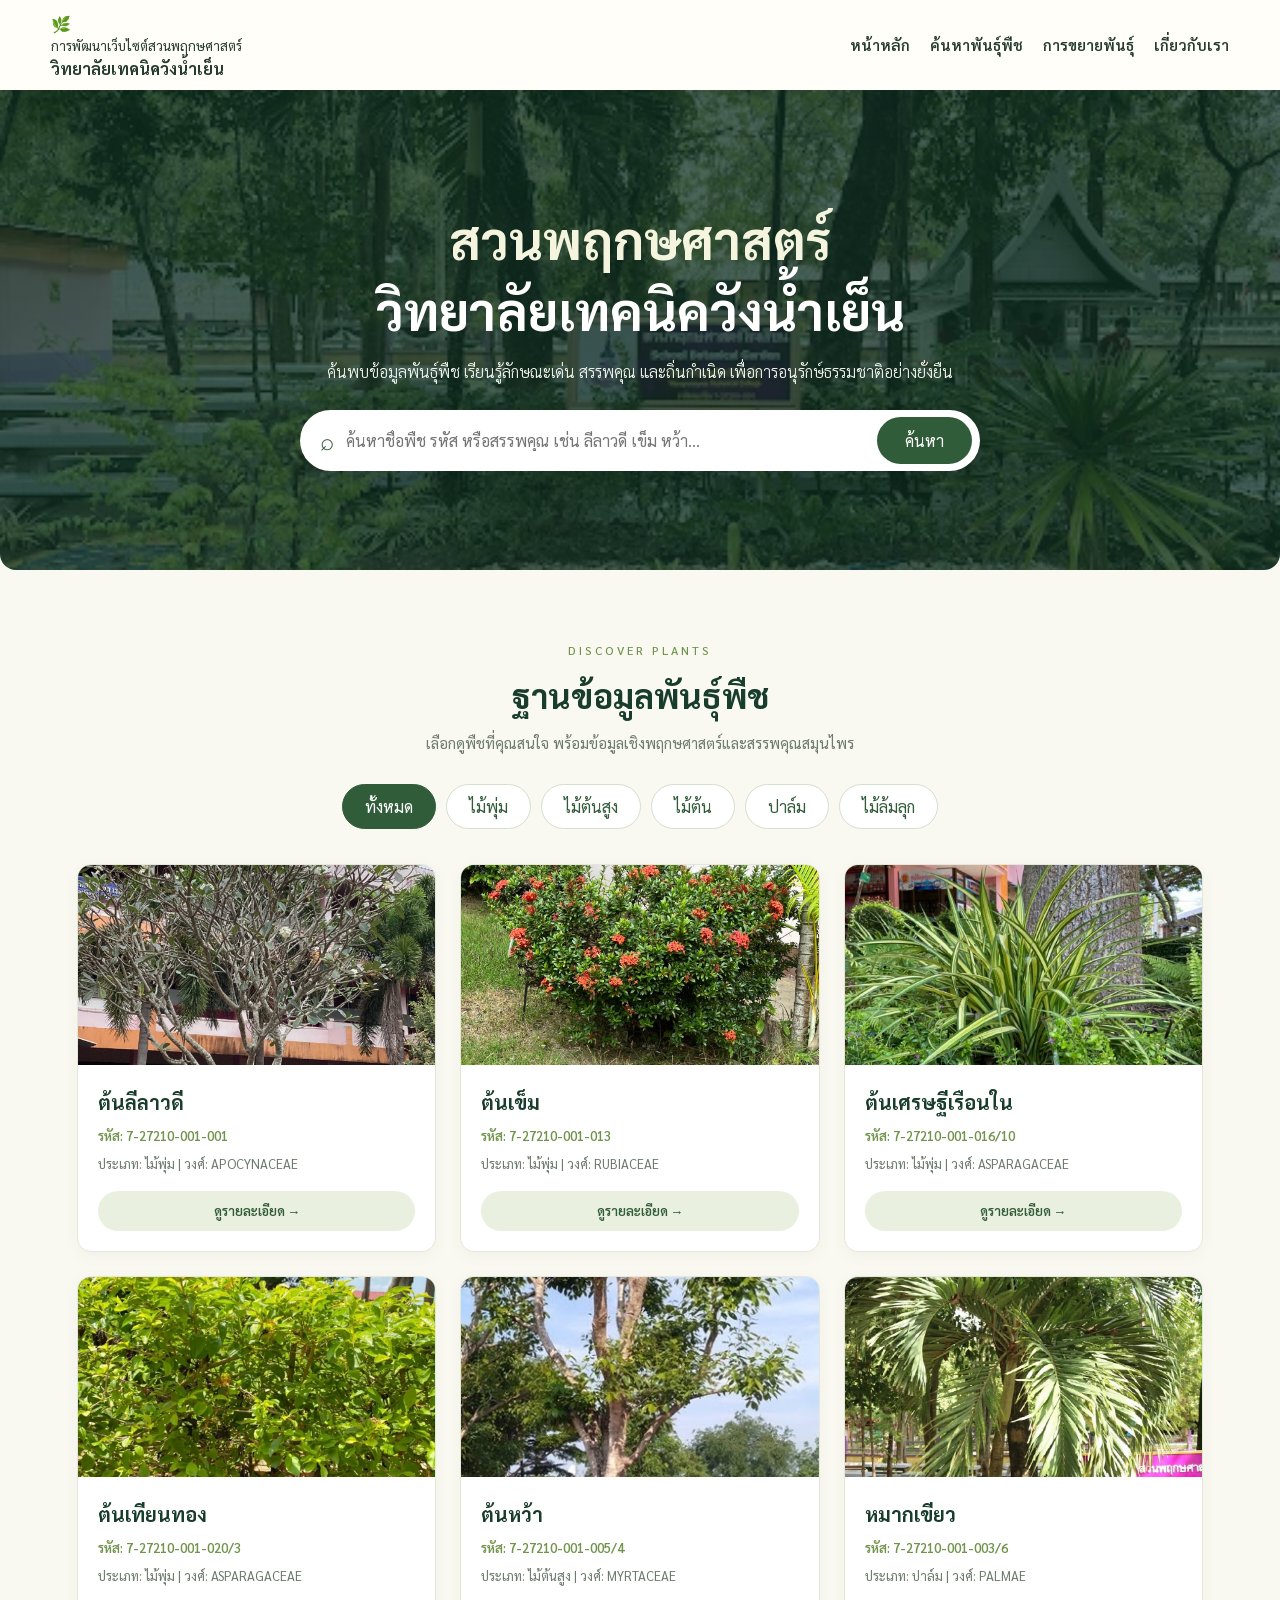
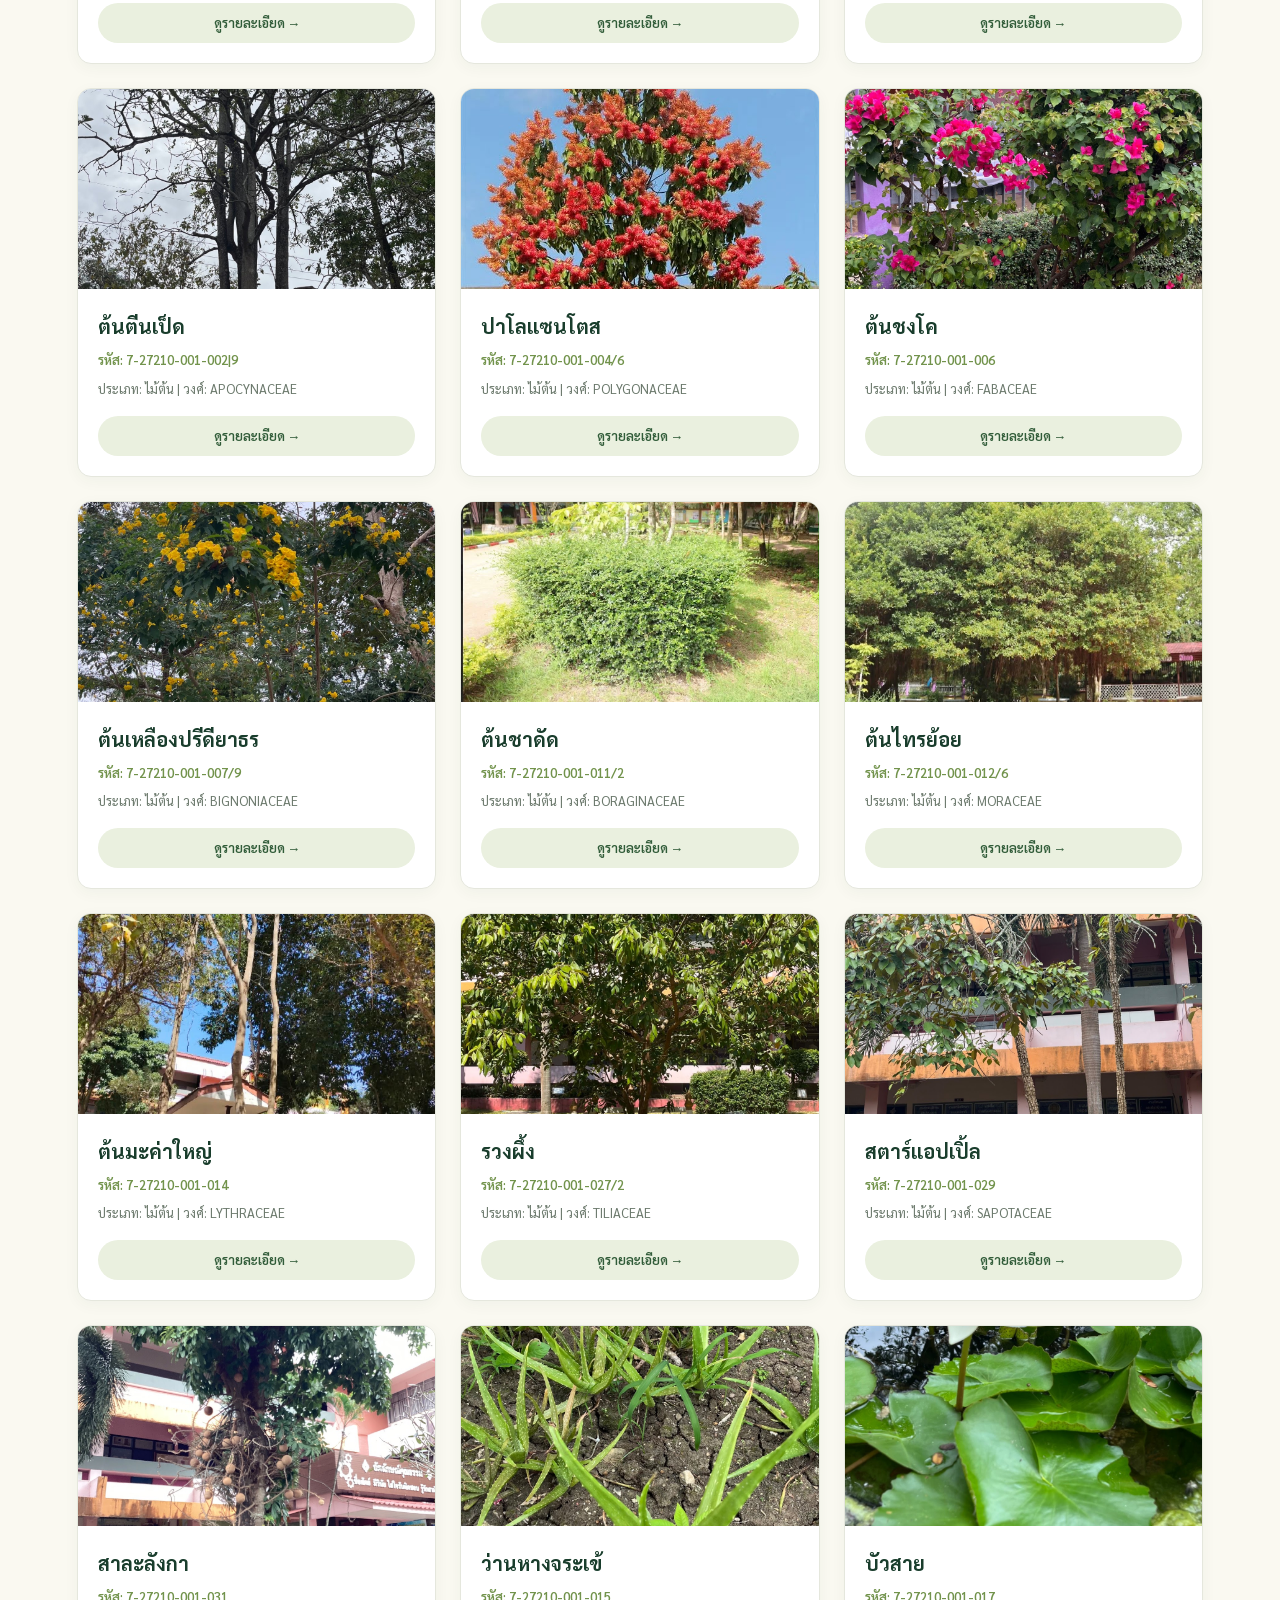
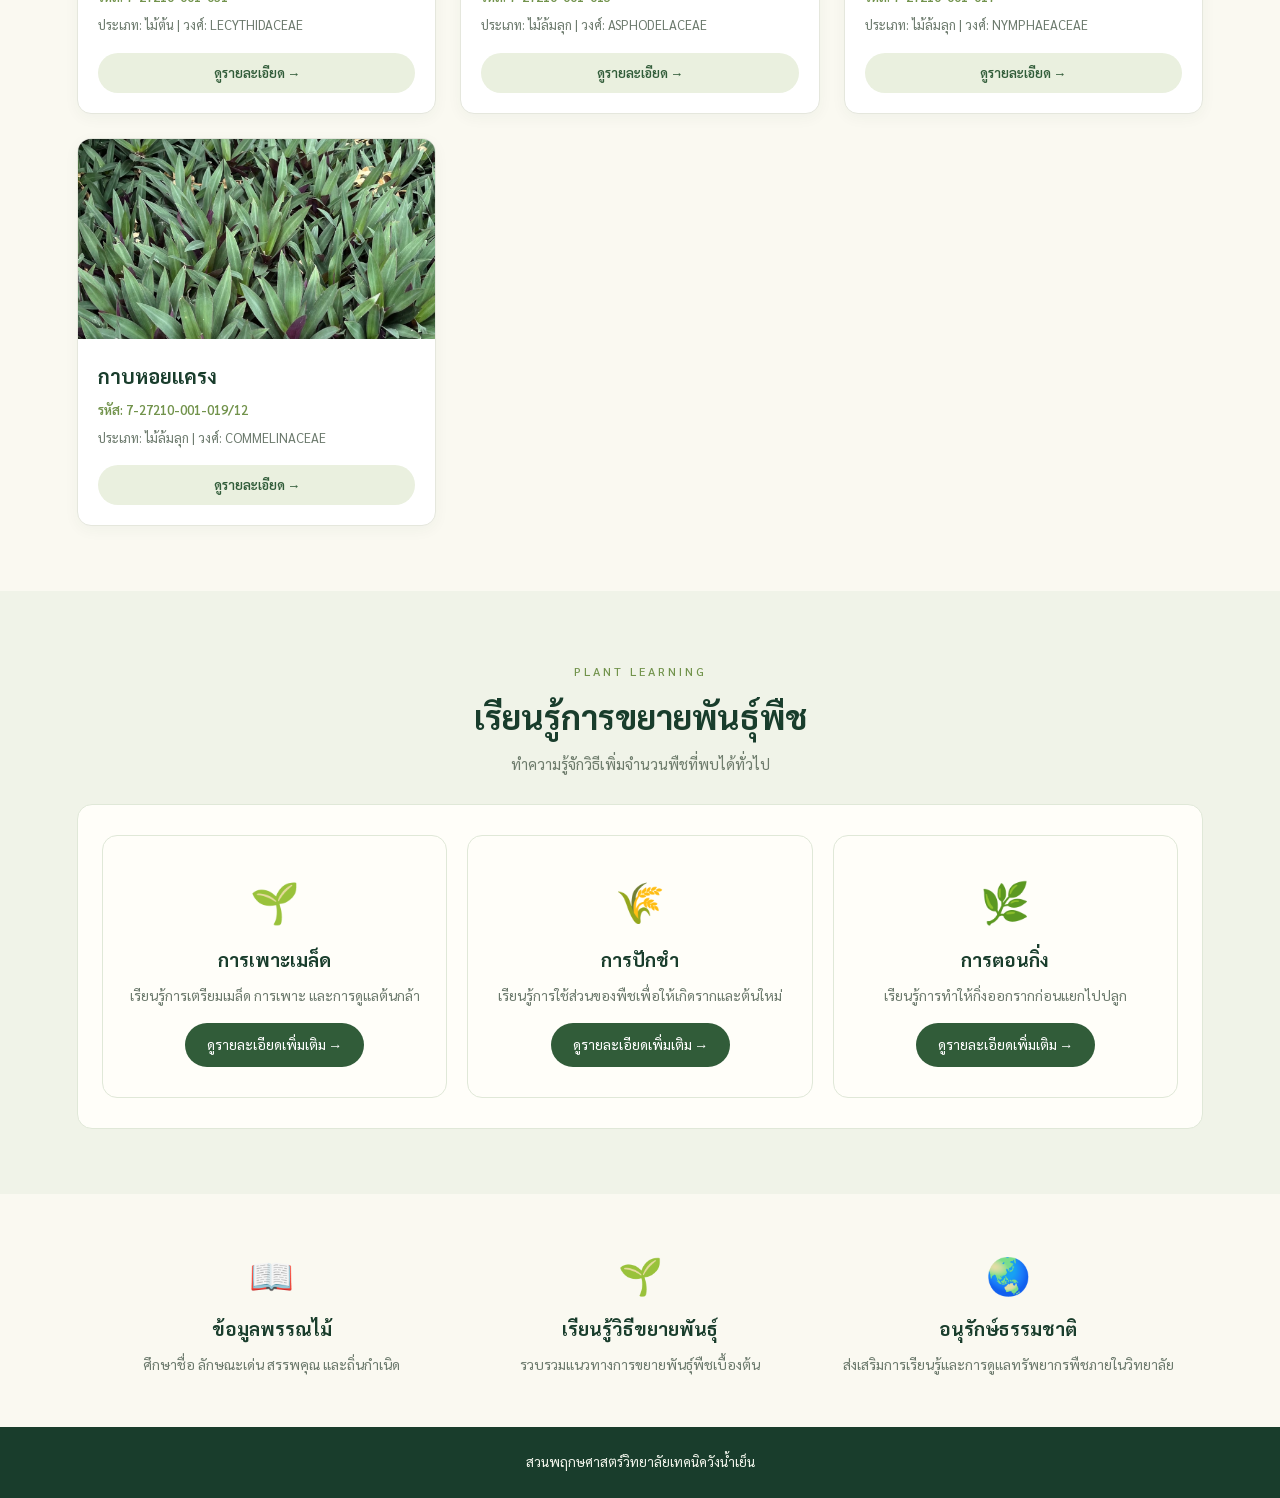
<file: index.html>
<!DOCTYPE html>
<html lang="th">
<head>
    <meta charset="UTF-8">
    <meta name="viewport" content="width=device-width, initial-scale=1.0">
    <title>ฐานข้อมูลพันธุ์พืช - สวนพฤกษศาสตร์ วิทยาลัยเทคนิควังน้ำเย็น</title>
    <link rel="stylesheet" href="style.css">
</head>
<body>

    <!-- แถบเมนูหลัก -->
    <header class="navbar">
        <a href="#home" class="logo">
            <span class="logo-icon">🌿</span>
            <span class="logo-text">
                <small>การพัฒนาเว็บไซต์สวนพฤกษศาสตร์</small>
                <strong>วิทยาลัยเทคนิควังน้ำเย็น</strong>
            </span>
        </a>
        <nav>
            <a href="#home">หน้าหลัก</a>
            <a href="#plants">ค้นหาพันธุ์พืช</a>
            <a href="#propagation">การขยายพันธุ์</a>
            <a href="#about">เกี่ยวกับเรา</a>
        </nav>
    </header>

    <!-- ส่วนภาพหน้าปก (กำหนดรูปภาพพื้นหลังผ่าน CSS) -->
    <section class="hero" id="home">
        <div class="hero-content">
            <h1>
                สวนพฤกษศาสตร์<br>
                <span>วิทยาลัยเทคนิควังน้ำเย็น</span>
            </h1>
            <p>
                ค้นพบข้อมูลพันธุ์พืช เรียนรู้ลักษณะเด่น สรรพคุณ และถิ่นกำเนิด 
                เพื่อการอนุรักษ์ธรรมชาติอย่างยั่งยืน
            </p>

            <form class="search-box" id="searchForm">
                <span class="search-icon">⌕</span>
                <input
                    type="search"
                    id="searchInput"
                    placeholder="ค้นหาชื่อพืช รหัส หรือสรรพคุณ เช่น ลีลาวดี เข็ม หว้า..."
                    aria-label="ค้นหาพันธุ์พืช"
                >
                <button type="submit">ค้นหา</button>
            </form>
        </div>
    </section>

    <!-- ฐานข้อมูลพืช -->
    <main>
        <section class="plant-section" id="plants">
            <div class="section-heading">
                <span class="section-label">DISCOVER PLANTS</span>
                <h2>ฐานข้อมูลพันธุ์พืช</h2>
                <p>เลือกดูพืชที่คุณสนใจ พร้อมข้อมูลเชิงพฤกษศาสตร์และสรรพคุณสมุนไพร</p>
            </div>

            <!-- ปุ่มกรองประเภทพืช -->
            <div class="filter-buttons">
                <button class="filter-btn active" data-category="ทั้งหมด">ทั้งหมด</button>
                <button class="filter-btn" data-category="ไม้พุ่ม">ไม้พุ่ม</button>
                <button class="filter-btn" data-category="ไม้ต้นสูง">ไม้ต้นสูง</button>
                <button class="filter-btn" data-category="ไม้ต้น">ไม้ต้น</button>
                <button class="filter-btn" data-category="ปาล์ม">ปาล์ม</button>
                <button class="filter-btn" data-category="ไม้ล้มลุก">ไม้ล้มลุก</button>
            </div>

            <!-- แสดงรายการพืชด้วย JavaScript -->
            <div class="plant-grid" id="plantGrid"></div>

            <p class="no-results" id="noResults" hidden>
                ไม่พบพันธุ์พืชที่ค้นหา ลองค้นหาด้วยคำอื่น
            </p>
        </section>

        <!-- การขยายพันธุ์ -->
        <section class="propagation-section" id="propagation">
            <div class="section-heading">
                <span class="section-label">PLANT LEARNING</span>
                <h2>เรียนรู้การขยายพันธุ์พืช</h2>
                <p>ทำความรู้จักวิธีเพิ่มจำนวนพืชที่พบได้ทั่วไป</p>
            </div>

            <article class="method-card">
    <div class="method-grid">
    <article class="method-card">
        <div class="method-icon">🌱</div>
        <h3>การเพาะเมล็ด</h3>
        <p>เรียนรู้การเตรียมเมล็ด การเพาะ และการดูแลต้นกล้า</p>
        <button type="button" class="method-detail-btn" data-method="seed">ดูรายละเอียดเพิ่มเติม →</button>
    </article>

    <article class="method-card">
        <div class="method-icon">🌾</div>
        <h3>การปักชำ</h3>
        <p>เรียนรู้การใช้ส่วนของพืชเพื่อให้เกิดรากและต้นใหม่</p>
        <button type="button" class="method-detail-btn" data-method="cutting">ดูรายละเอียดเพิ่มเติม →</button>
    </article>

    <article class="method-card">
        <div class="method-icon">🌿</div>
        <h3>การตอนกิ่ง</h3>
        <p>เรียนรู้การทำให้กิ่งออกรากก่อนแยกไปปลูก</p>
        <button type="button" class="method-detail-btn" data-method="grafting">ดูรายละเอียดเพิ่มเติม →</button>
    </article>
</div>
        </section>

        <!-- จุดเด่นของเว็บไซต์ -->
        <section class="features" id="about">
            <article>
                <span class="feature-icon">📖</span>
                <h3>ข้อมูลพรรณไม้</h3>
                <p>ศึกษาชื่อ ลักษณะเด่น สรรพคุณ และถิ่นกำเนิด</p>
            </article>
            <article>
                <span class="feature-icon">🌱</span>
                <h3>เรียนรู้วิธีขยายพันธุ์</h3>
                <p>รวบรวมแนวทางการขยายพันธุ์พืชเบื้องต้น</p>
            </article>
            <article>
                <span class="feature-icon">🌏</span>
                <h3>อนุรักษ์ธรรมชาติ</h3>
                <p>ส่งเสริมการเรียนรู้และการดูแลทรัพยากรพืชภายในวิทยาลัย</p>
            </article>
        </section>
    </main>

    <footer>
        <p> สวนพฤกษศาสตร์วิทยาลัยเทคนิควังน้ำเย็น</p>
    </footer>

    <!-- หน้าต่างแสดงรายละเอียดพืช -->
    <dialog id="plantDialog" class="plant-dialog">
        <button id="closeDialog" class="close-btn" aria-label="ปิด">✕</button>
        <div id="plantDetails"></div>
    </dialog>

    <script src="script.js"></script>
</body>
</html>
</file>
<file: style.css>
@import url('https://fonts.googleapis.com/css2?family=Sarabun:wght@300;400;500;600;700;800&display=swap');

:root {
    --green: #315c39;
    --dark-green: #193d2c;
    --light-green: #eaf0df;
    --cream: #faf9f1;
    --text: #263c2e;
}

* {
    box-sizing: border-box;
    margin: 0;
    padding: 0;
}

html {
    scroll-behavior: smooth;
    scroll-padding-top: 90px;
}

body {
    font-family: 'Sarabun', sans-serif;
    color: var(--text);
    background: var(--cream);
    line-height: 1.7;
}

a {
    text-decoration: none;
    color: inherit;
}

button, input {
    font: inherit;
}

/* แถบเมนูหลัก */
.navbar {
    width: 100%;
    min-height: 90px;
    padding: 10px 4%;
    display: flex;
    flex-direction: row;
    align-items: center;
    justify-content: space-between;
    gap: 15px;
    background: #fffef8;
    position: sticky;
    top: 0;
    z-index: 100;
    box-shadow: 0 2px 12px #203d2810;
}

.logo-text {
    display: flex;
    flex-direction: column;
    align-items: flex-start;
    gap: 2px;
    line-height: 1.4;
}

.navbar nav {
    display: flex;
    flex-direction: row;
    align-items: center;
    justify-content: flex-end;
    gap: 20px;
    flex-wrap: nowrap;
    flex-shrink: 0;
    margin-left: auto;
}

.navbar nav a {
    display: inline-block;
    font-size: 15px;
    font-weight: 600;
    white-space: nowrap;
    color: #263c2e;
    transition: color 0.2s;
}

.navbar nav a:hover {
    color: #72934c;
}

/* ========================================== */
/* ตำแหน่งรูปภาพหน้าปก (Hero Section)           */
/* เปลี่ยนที่อยู่ไฟล์รูปภาพตรง url('...') ด้านล่างได้เลยครับ */
/* ========================================== */
.hero {
    min-height: 480px;
    display: grid;
    place-items: center;
    text-align: center;
    padding: 65px 20px;
    color: white;
    background: 
        linear-gradient(
            rgba(15, 48, 34, 0.75),
            rgba(15, 48, 34, 0.75)
        ),
        url("images/unnamed (1).webp") center / cover no-repeat, /* ใส่ไฟล์รูปหน้าปกที่นี่ */
        #24472d; /* สีสำรองกรณีไม่มีรูป */
    border-radius: 0 0 16px 16px;
    overflow: hidden;
}

.hero-content {
    max-width: 800px;
    width: 100%;
    text-align: center;
}

.tagline, .section-label {
    font-size: 12px;
    letter-spacing: 3px;
    font-weight: 500;
}

.tagline {
    color: #d3e7a9;
}

.hero h1 {
    font-size: clamp(32px, 5vw, 52px);
    line-height: 1.35;
    margin: 14px 0;
    color: #f5f5df;
}

.hero h1 span {
    color: #ffffff;
}

.hero p {
    max-width: 640px;
    margin: 0 auto 25px;
    color: #f2f6ee;
    font-weight: 300;
}

.search-box {
    background: white;
    border-radius: 50px;
    display: flex;
    align-items: center;
    gap: 12px;
    padding: 7px 8px 7px 20px;
    max-width: 680px;
    margin: 0 auto;
    box-shadow: 0 8px 30px #0002;
}

.search-icon {
    color: var(--green);
    font-size: 24px;
}

.search-box input {
    flex: 1;
    min-width: 0;
    border: none;
    outline: none;
    color: #263c2e;
    background: transparent;
}

.search-box button {
    border: none;
    border-radius: 40px;
    background: var(--green);
    color: white;
    padding: 10px 28px;
    cursor: pointer;
    transition: background 0.2s;
}

.search-box button:hover {
    background: #24472d;
}

/* หัวข้อ */
.plant-section, .propagation-section {
    padding: 65px 6%;
}

.section-heading {
    text-align: center;
    margin-bottom: 28px;
}

.section-label {
    color: #72934c;
}

.section-heading h2 {
    font-size: clamp(25px, 4vw, 34px);
    color: var(--dark-green);
    margin: 5px 0;
}

.section-heading p {
    color: #6d7b6b;
    font-size: 15px;
}

/* ปุ่มกรอง */
.filter-buttons {
    display: flex;
    justify-content: center;
    flex-wrap: wrap;
    gap: 10px;
    margin-bottom: 35px;
}

.filter-btn {
    border: 1px solid #d4dfce;
    background: white;
    color: var(--green);
    padding: 8px 22px;
    border-radius: 30px;
    cursor: pointer;
    transition: 0.2s;
}

.filter-btn:hover, .filter-btn.active {
    background: var(--green);
    color: white;
    border-color: var(--green);
}

/* การ์ดพืช */
.plant-grid {
    display: grid;
    grid-template-columns: repeat(3, minmax(0, 1fr));
    gap: 24px;
}

.plant-card {
    background: white;
    border: 1px solid #e5e7dd;
    border-radius: 14px;
    overflow: hidden;
    box-shadow: 0 4px 15px #203d280b;
    transition: transform 0.25s, box-shadow 0.25s;
    display: flex;
    flex-direction: column;
}

.plant-card:hover {
    transform: translateY(-5px);
    box-shadow: 0 12px 25px #203d2818;
}

/* รูปภาพบนการ์ดพืช */
.plant-card-img {
    width: 100%;
    height: 200px;
    object-fit: cover;
    background: #e4ebe0;
}

.plant-info {
    padding: 20px;
    display: flex;
    flex-direction: column;
    flex: 1;
}

.plant-info h3 {
    font-size: 20px;
    color: var(--dark-green);
    margin-bottom: 6px;
}

.plant-code {
    font-size: 13px;
    font-weight: 600;
    color: #72934c;
    margin-bottom: 6px;
}

.plant-category-text {
    color: #6b796c;
    font-size: 13px;
    margin-bottom: 16px;
}

.plant-info button {
    border: none;
    background: var(--light-green);
    color: var(--green);
    padding: 9px 16px;
    border-radius: 20px;
    cursor: pointer;
    font-size: 13px;
    font-weight: 600;
    margin-top: auto;
    transition: 0.2s;
}

.plant-info button:hover {
    background: var(--green);
    color: white;
}

.no-results {
    text-align: center;
    padding: 40px;
    color: #6b796c;
}

/* การขยายพันธุ์ */
.propagation-section {
    background: #f0f3e8;
}

.method-grid {
    display: grid;
    grid-template-columns: repeat(3, minmax(0, 1fr));
    gap: 20px;
}

.method-card {
    background: #fffef9;
    border-radius: 15px;
    padding: 30px 24px;
    text-align: center;
    border: 1px solid #e0e8d8;
}

.method-icon {
    font-size: 40px;
    margin-bottom: 10px;
}

.method-card h3 {
    color: var(--dark-green);
    margin-bottom: 8px;
}

.method-card p {
    color: #6b796c;
    font-size: 14px;
}

/* จุดเด่นเว็บไซต์ */
.features {
    display: grid;
    grid-template-columns: repeat(3, minmax(0, 1fr));
    gap: 30px;
    padding: 50px 8%;
}

.features article {
    text-align: center;
}

.feature-icon {
    font-size: 36px;
}

.features h3 {
    margin: 8px 0;
    color: var(--dark-green);
}

.features p {
    font-size: 14px;
    color: #6b796c;
}

footer {
    background: var(--dark-green);
    color: #f3f6ed;
    text-align: center;
    padding: 24px;
    font-size: 13.5px;
}

/* ปุ่มดูรายละเอียดการขยายพันธุ์ */
.method-detail-btn {
    display: inline-block;
    margin-top: 15px;
    padding: 10px 22px;
    background-color: #315c39;
    color: white;
    border: none;
    border-radius: 25px;
    font-size: 14px;
    font-family: inherit;
    cursor: pointer;
    transition: 0.3s;
}

.method-detail-btn:hover {
    background-color: #4d8056;
    transform: translateY(-3px);
}

/* รูปแบบหัวข้อและรายละเอียดใน Pop-up */
#plantDetails h2 {
    color: #315c39;
    margin-bottom: 15px;
}

#plantDetails p {
    line-height: 1.8;
}
dialog#plantDialog.plant-dialog {
    position: fixed;
    inset: 0;
    margin: auto;
    width: min(92vw, 680px);
    height: fit-content;
    max-height: 85vh;
    overflow-y: auto;
    padding: 28px 24px;
    border: none;
    border-radius: 16px;
    background-color: #ffffff;
    color: var(--text);
    box-shadow: 0 20px 45px rgba(25, 61, 44, 0.28);
    box-sizing: border-box;
    z-index: 1000;
}

dialog#plantDialog.plant-dialog::backdrop {
    background-color: rgba(15, 48, 34, 0.55);
}

dialog#plantDialog .close-btn {
    position: sticky;
    top: 0;
    float: right;
    width: 34px;
    height: 34px;
    border: none;
    border-radius: 50%;
    background-color: var(--light-green);
    color: var(--dark-green);
    font-size: 16px;
    font-weight: 700;
    cursor: pointer;
}

.dialog-plant-img {
    width: 100%;
    aspect-ratio: 4 / 3;
    object-fit: cover;
    border-radius: 10px;
    margin-bottom: 16px;
    display: block;
}
#plantDetails h2 {
    color: var(--green);
    margin-top: 0;
    margin-bottom: 14px;
    padding-right: 40px;
}

#plantDetails p {
    margin-bottom: 12px;
    line-height: 1.8;
    overflow-wrap: break-word;
}
</file>
